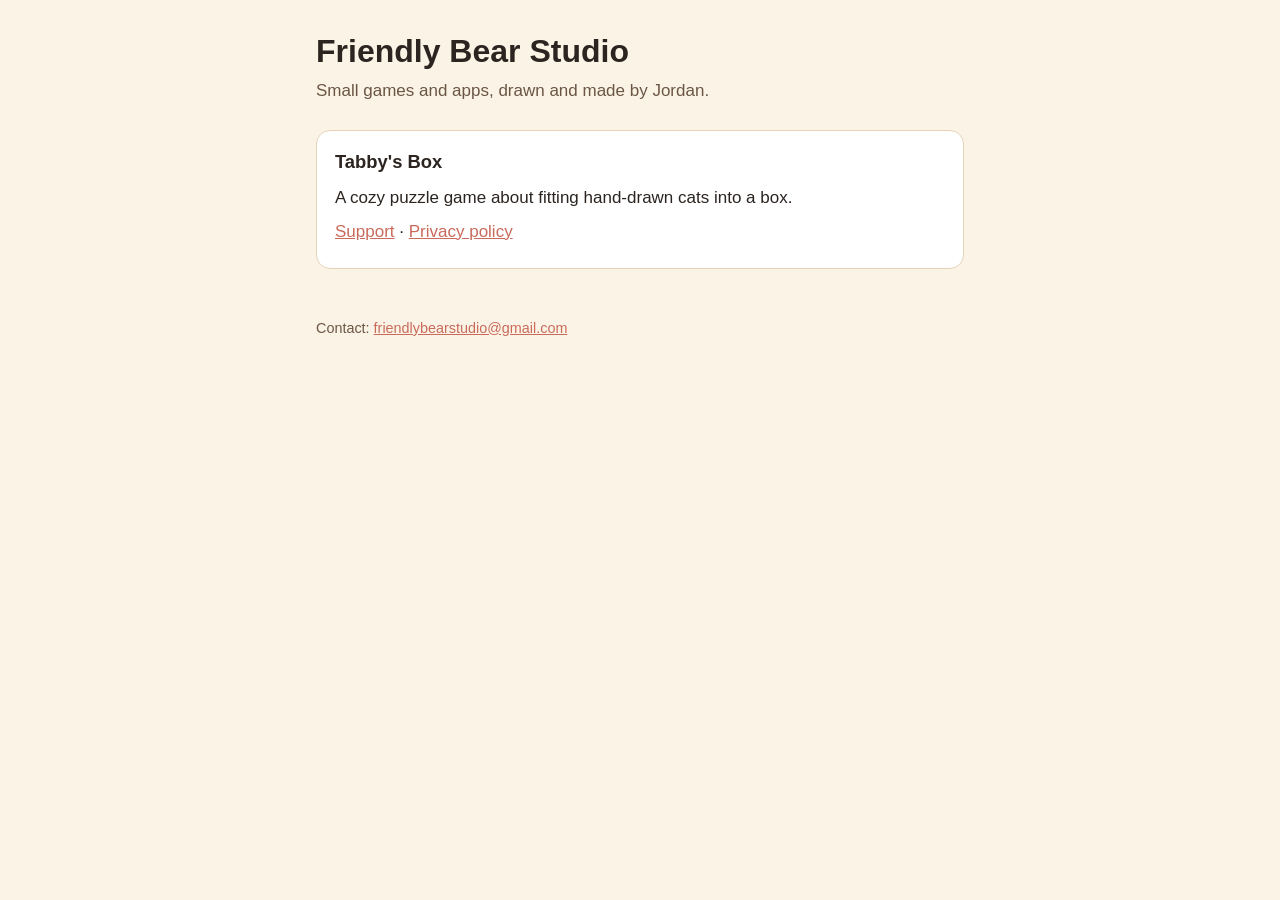
<file: index.html>
<!doctype html>
<html lang="en">
<head>
<meta charset="utf-8">
<meta name="viewport" content="width=device-width, initial-scale=1">
<title>Friendly Bear Studio</title>
<link rel="stylesheet" href="/style.css">
</head>
<body>
<main>
  <h1>Friendly Bear Studio</h1>
  <p class="meta">Small games and apps, drawn and made by Jordan.</p>
  <div class="card">
    <h2 style="margin-top:0">Tabby's Box</h2>
    <p>A cozy puzzle game about fitting hand-drawn cats into a box.</p>
    <p><a href="/tabbys-box/">Support</a> · <a href="/tabbys-box/privacy/">Privacy policy</a></p>
  </div>
  <footer>Contact: <a href="mailto:friendlybearstudio@gmail.com">friendlybearstudio@gmail.com</a></footer>
</main>
</body>
</html>
</file>
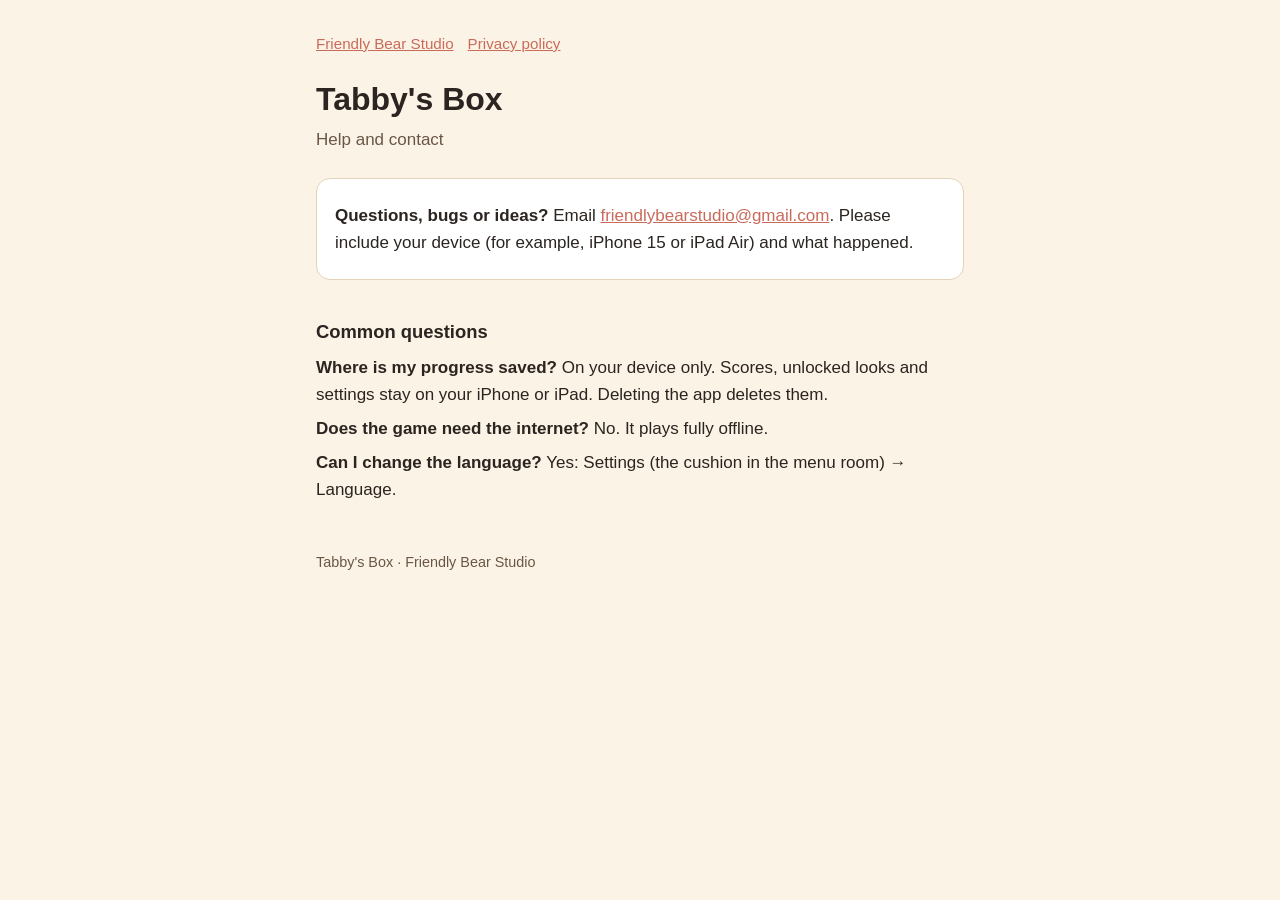
<file: tabbys-box/index.html>
<!doctype html>
<html lang="en">
<head>
<meta charset="utf-8">
<meta name="viewport" content="width=device-width, initial-scale=1">
<title>Tabby's Box Support</title>
<link rel="stylesheet" href="/style.css">
</head>
<body>
<main>
  <nav><a href="/">Friendly Bear Studio</a><a href="/tabbys-box/privacy/">Privacy policy</a></nav>
  <h1>Tabby's Box</h1>
  <p class="meta">Help and contact</p>
  <div class="card">
    <p><strong>Questions, bugs or ideas?</strong> Email <a href="mailto:friendlybearstudio@gmail.com">friendlybearstudio@gmail.com</a>. Please include your device (for example, iPhone 15 or iPad Air) and what happened.</p>
  </div>
  <h2>Common questions</h2>
  <p><strong>Where is my progress saved?</strong> On your device only. Scores, unlocked looks and settings stay on your iPhone or iPad. Deleting the app deletes them.</p>
  <p><strong>Does the game need the internet?</strong> No. It plays fully offline.</p>
  <p><strong>Can I change the language?</strong> Yes: Settings (the cushion in the menu room) → Language.</p>
  <footer>Tabby's Box · Friendly Bear Studio</footer>
</main>
</body>
</html>
</file>
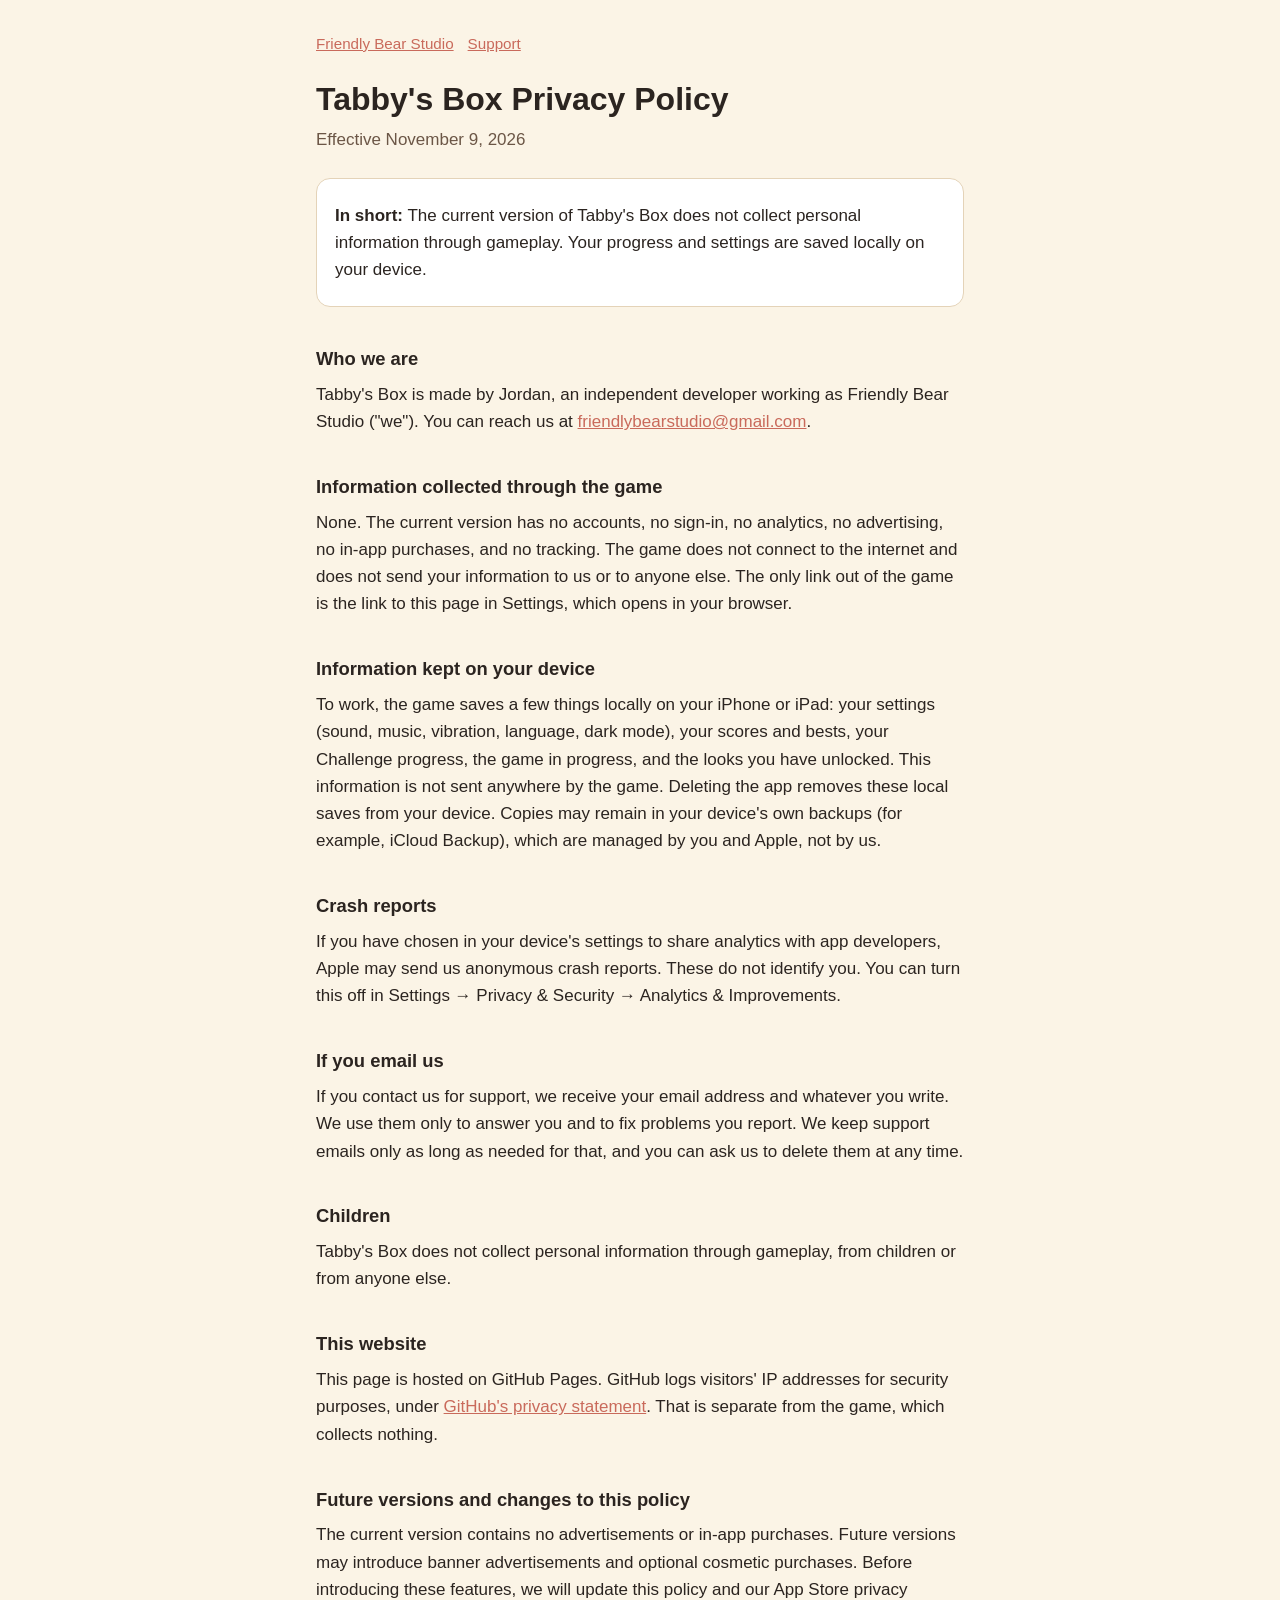
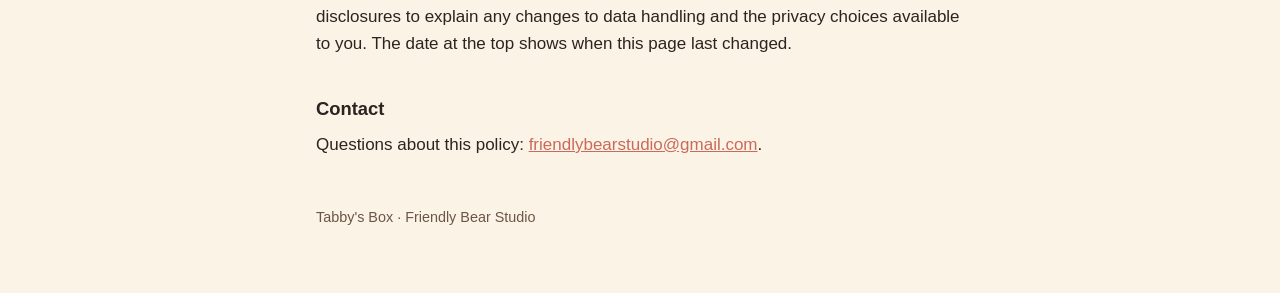
<file: tabbys-box/privacy/index.html>
<!doctype html>
<html lang="en">
<head>
<meta charset="utf-8">
<meta name="viewport" content="width=device-width, initial-scale=1">
<title>Tabby's Box Privacy Policy</title>
<link rel="stylesheet" href="/style.css">
</head>
<body>
<main>
  <nav><a href="/">Friendly Bear Studio</a><a href="/tabbys-box/">Support</a></nav>
  <h1>Tabby's Box Privacy Policy</h1>
  <p class="meta">Effective November 9, 2026</p>

  <div class="card">
    <p><strong>In short:</strong> The current version of Tabby's Box does not collect personal information through gameplay. Your progress and settings are saved locally on your device.</p>
  </div>

  <h2>Who we are</h2>
  <p>Tabby's Box is made by Jordan, an independent developer working as Friendly Bear Studio ("we"). You can reach us at <a href="mailto:friendlybearstudio@gmail.com">friendlybearstudio@gmail.com</a>.</p>

  <h2>Information collected through the game</h2>
  <p>None. The current version has no accounts, no sign-in, no analytics, no advertising, no in-app purchases, and no tracking. The game does not connect to the internet and does not send your information to us or to anyone else. The only link out of the game is the link to this page in Settings, which opens in your browser.</p>

  <h2>Information kept on your device</h2>
  <p>To work, the game saves a few things locally on your iPhone or iPad: your settings (sound, music, vibration, language, dark mode), your scores and bests, your Challenge progress, the game in progress, and the looks you have unlocked. This information is not sent anywhere by the game. Deleting the app removes these local saves from your device. Copies may remain in your device's own backups (for example, iCloud Backup), which are managed by you and Apple, not by us.</p>

  <h2>Crash reports</h2>
  <p>If you have chosen in your device's settings to share analytics with app developers, Apple may send us anonymous crash reports. These do not identify you. You can turn this off in Settings → Privacy &amp; Security → Analytics &amp; Improvements.</p>

  <h2>If you email us</h2>
  <p>If you contact us for support, we receive your email address and whatever you write. We use them only to answer you and to fix problems you report. We keep support emails only as long as needed for that, and you can ask us to delete them at any time.</p>

  <h2>Children</h2>
  <p>Tabby's Box does not collect personal information through gameplay, from children or from anyone else.</p>

  <h2>This website</h2>
  <p>This page is hosted on GitHub Pages. GitHub logs visitors' IP addresses for security purposes, under <a href="https://docs.github.com/en/site-policy/privacy-policies/github-general-privacy-statement">GitHub's privacy statement</a>. That is separate from the game, which collects nothing.</p>

  <h2>Future versions and changes to this policy</h2>
  <p>The current version contains no advertisements or in-app purchases. Future versions may introduce banner advertisements and optional cosmetic purchases. Before introducing these features, we will update this policy and our App Store privacy disclosures to explain any changes to data handling and the privacy choices available to you. The date at the top shows when this page last changed.</p>

  <h2>Contact</h2>
  <p>Questions about this policy: <a href="mailto:friendlybearstudio@gmail.com">friendlybearstudio@gmail.com</a>.</p>

  <footer>Tabby's Box · Friendly Bear Studio</footer>
</main>
</body>
</html>
</file>
<file: style.css>
:root { --paper: #FBF4E6; --card: #FFFFFF; --ink: #2B2420; --muted: #6B5646; --line: #E4D3B8; --accent: #C96A5B; }
@media (prefers-color-scheme: dark) {
  :root { --paper: #1D1917; --card: #302824; --ink: #F4EADB; --muted: #C3AE9B; --line: #4A3D33; --accent: #E58A7B; }
}
* { box-sizing: border-box; }
body { margin: 0; background: var(--paper); color: var(--ink);
  font: 17px/1.6 ui-rounded, -apple-system, BlinkMacSystemFont, "Segoe UI", Roboto, Helvetica, Arial, sans-serif; }
main { max-width: 680px; margin: 0 auto; padding: 32px 16px 64px; }
h1 { font-size: 2rem; line-height: 1.2; margin: 0 0 4px; }
h2 { font-size: 1.15rem; margin: 2em 0 0.4em; }
p, li { margin: 0.4em 0; }
.meta { color: var(--muted); margin-bottom: 1.5em; }
.card { background: var(--card); border: 1.5px solid var(--line); border-radius: 14px; padding: 16px 18px; margin: 16px 0; }
a { color: var(--accent); }
nav { font-size: 0.95rem; margin-bottom: 24px; }
nav a { margin-right: 14px; }
footer { color: var(--muted); font-size: 0.9rem; margin-top: 48px; }
</file>
